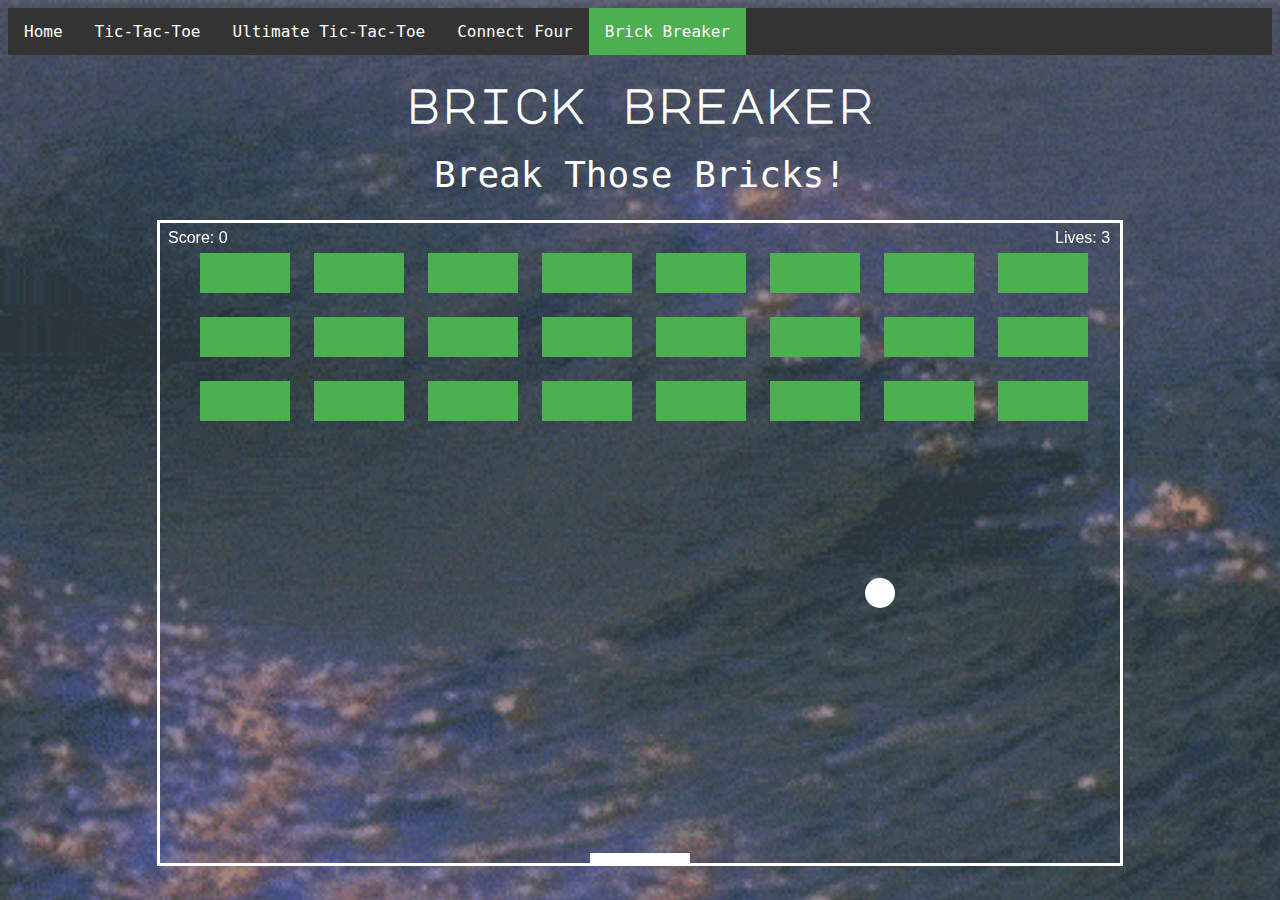
<file: brick.html>
<!DOCTYPE html>
<html>
  <head>
    <meta charset="UTF-8" />
    <meta name="viewport" content="width=device-width, initial-scale=1.0" />
    <meta http-equiv="X-UA-Compatible" content="ie=edge" />
    <link href="https://fonts.googleapis.com/css?family=Major+Mono+Display" rel="stylesheet" />
        <link rel="stylesheet" href="css/brick.css">
        <script defer src="js/brick.js"></script>



    <title>Brick Breaker</title>
      <link rel="icon" href="images/popsmoke2.jpg">
  </head>
  <body>
    <audio id="myAudio">
      <source src="audio/woowoo.mp3" type="audio/mpeg">
    </audio>
    <ul>
      <li><a  href="index.html">Home</a></li>
      <li><a href="tic-tac-toe.html">Tic-Tac-Toe</a></li>
      <li><a  href="ultimate.html">Ultimate Tic-Tac-Toe</a></li>
      <li><a href="connect4.html">Connect Four</a></li>
      <li><a class="active" href="brick.html">Brick Breaker</a></li>
    </ul>

      <h1>brick breaker</h1>
      <h2 id="message">Break Those Bricks!</h2>
      <canvas id="myCanvas" width="960" height="640"></canvas>
</file>
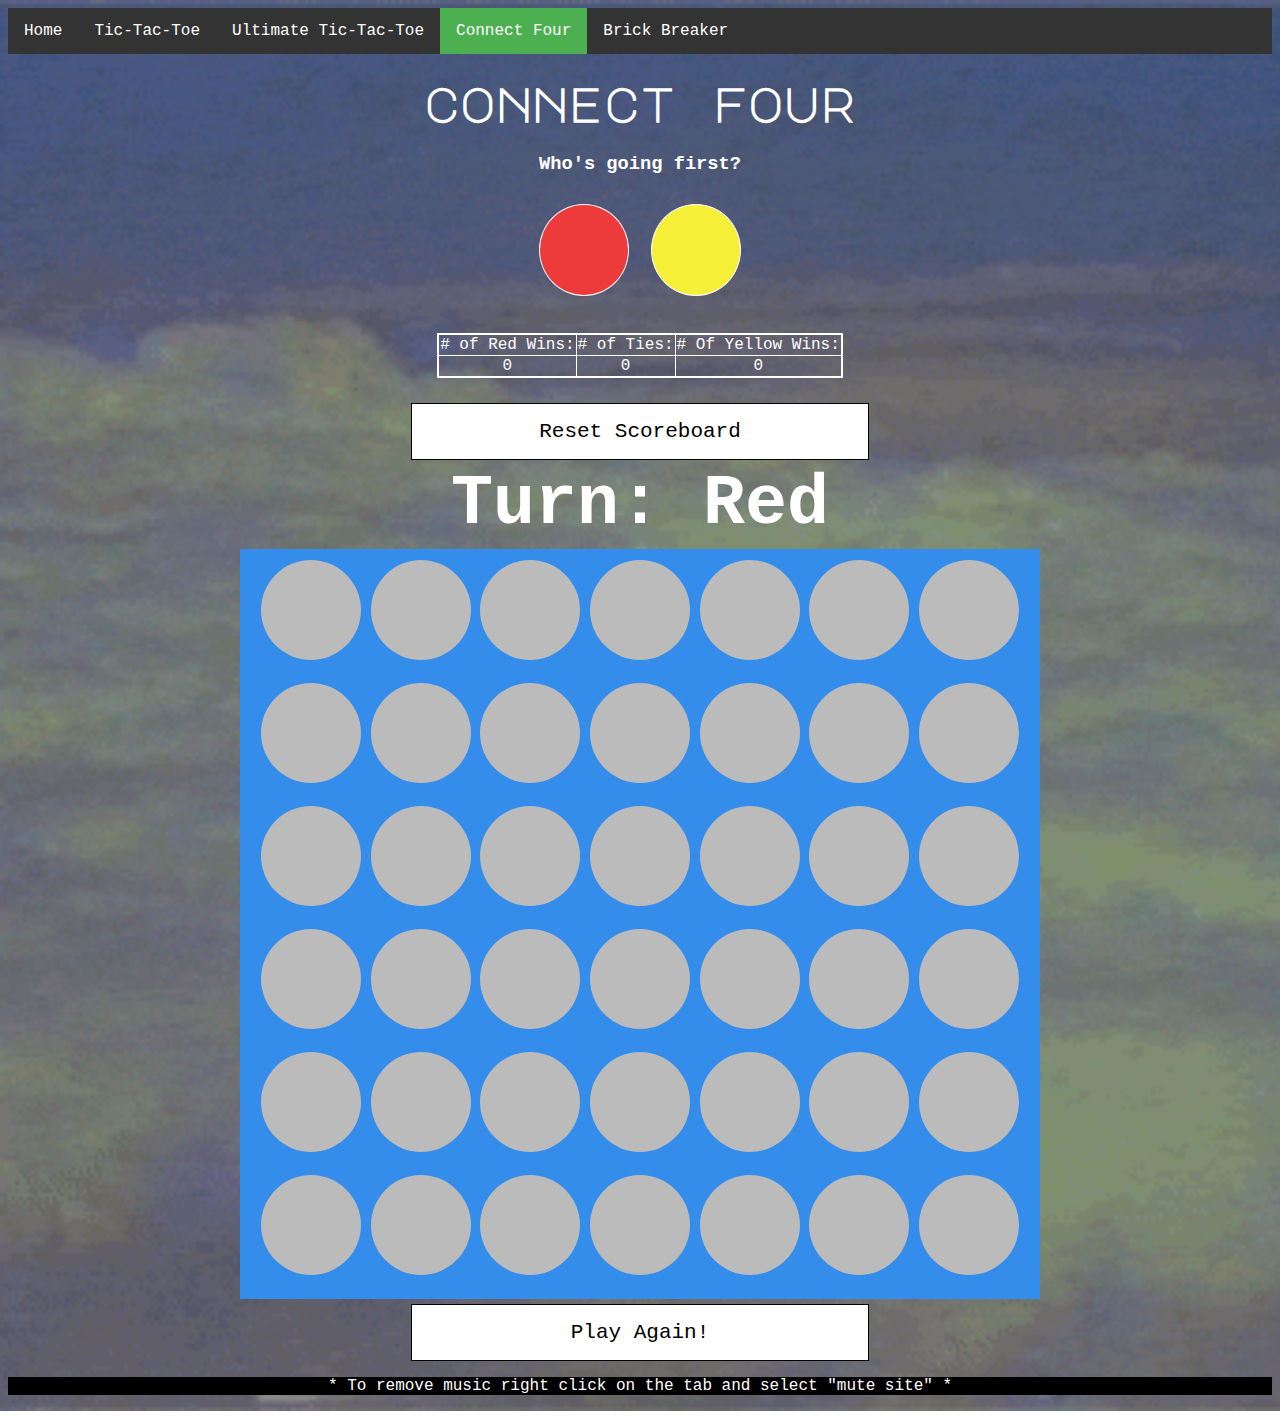
<file: connect4.html>
<!DOCTYPE html>
<html lang="en">
  <head>
    <meta charset="UTF-8" />
    <meta name="viewport" content="width=device-width, initial-scale=1.0" />
    <meta http-equiv="X-UA-Compatible" content="ie=edge" />
    <link href="https://fonts.googleapis.com/css?family=Major+Mono+Display" rel="stylesheet" />
    <link rel="stylesheet" href="css/connect4.css">
    <script defer src="js/connect4.js"></script>

    <title>Connect Four</title>
      <link rel="icon" href="images/popsmoke2.jpg">

  </head>
  <body>
    <audio id="myAudio">
      <source src="audio/okok.mp3" type="audio/mpeg">
    </audio>
    <ul>
      <li><a  href="index.html">Home</a></li>
      <li><a href="tic-tac-toe.html">Tic-Tac-Toe</a></li>
      <li><a  href="ultimate.html">Ultimate Tic-Tac-Toe</a></li>
      <li><a class="active" href="connect4.html">Connect Four</a></li>
      <li><a href="brick.html">Brick Breaker</a></li>
    </ul>

      <h1>connect four</h1>



        <h3>Who's going first?</h3>
        <div class="containerv2 columnv2">


        <div class="containerv2">
          <div class="first" id="redFirst"></div>
          <div class="first" id="yellowFirst"></div>
        </div>


        <table class="scoreboard">
          <tr>
            <td># of Red Wins:</td>
            <td># of Ties:</td>
            <td># Of Yellow Wins:</td>
          </tr>
          <tr>
            <td id="redScore">0</td>
            <td id="tScore">0</td>
            <td id="yellowScore">0</td>
          </tr>
        </table>
        <div id="reset-scoreboard">Reset Scoreboard</div>
      <h2 id="turn">Turn: Red</h2>
      </div>

     <div class="container column">
      <div class="wrap container" id="board">
        <div class="dot" id="dot0"></div>
        <div class="dot" id="dot1"></div>
        <div class="dot" id="dot2"></div>
        <div class="dot" id="dot3"></div>
        <div class="dot" id="dot4"></div>
        <div class="dot" id="dot5"></div>
        <div class="dot" id="dot6"></div>
        <div class="dot" id="dot7"></div>
        <div class="dot" id="dot8"></div>
        <div class="dot" id="dot9"></div>
        <div class="dot" id="dot10"></div>
        <div class="dot" id="dot11"></div>
        <div class="dot" id="dot12"></div>
        <div class="dot" id="dot13"></div>
        <div class="dot" id="dot14"></div>
        <div class="dot" id="dot15"></div>
        <div class="dot" id="dot16"></div>
        <div class="dot" id="dot17"></div>
        <div class="dot" id="dot18"></div>
        <div class="dot" id="dot19"></div>
        <div class="dot" id="dot20"></div>
        <div class="dot" id="dot21"></div>
        <div class="dot" id="dot22"></div>
        <div class="dot" id="dot23"></div>
        <div class="dot" id="dot24"></div>
        <div class="dot" id="dot25"></div>
        <div class="dot" id="dot26"></div>
        <div class="dot" id="dot27"></div>
        <div class="dot" id="dot28"></div>
        <div class="dot" id="dot29"></div>
        <div class="dot" id="dot30"></div>
        <div class="dot" id="dot31"></div>
        <div class="dot" id="dot32"></div>
        <div class="dot" id="dot33"></div>
        <div class="dot" id="dot34"></div>
        <div class="dot" id="dot35"></div>
        <div class="dot" id="dot36"></div>
        <div class="dot" id="dot37"></div>
        <div class="dot" id="dot38"></div>
        <div class="dot" id="dot39"></div>
        <div class="dot" id="dot40"></div>
        <div class="dot" id="dot41"></div>

      </div>

      <div id="reset-button">Play Again!</div>
    </div>
    <p>* To remove music right click on the tab and select "mute site" *</p>
  </body>
</html>
</file>
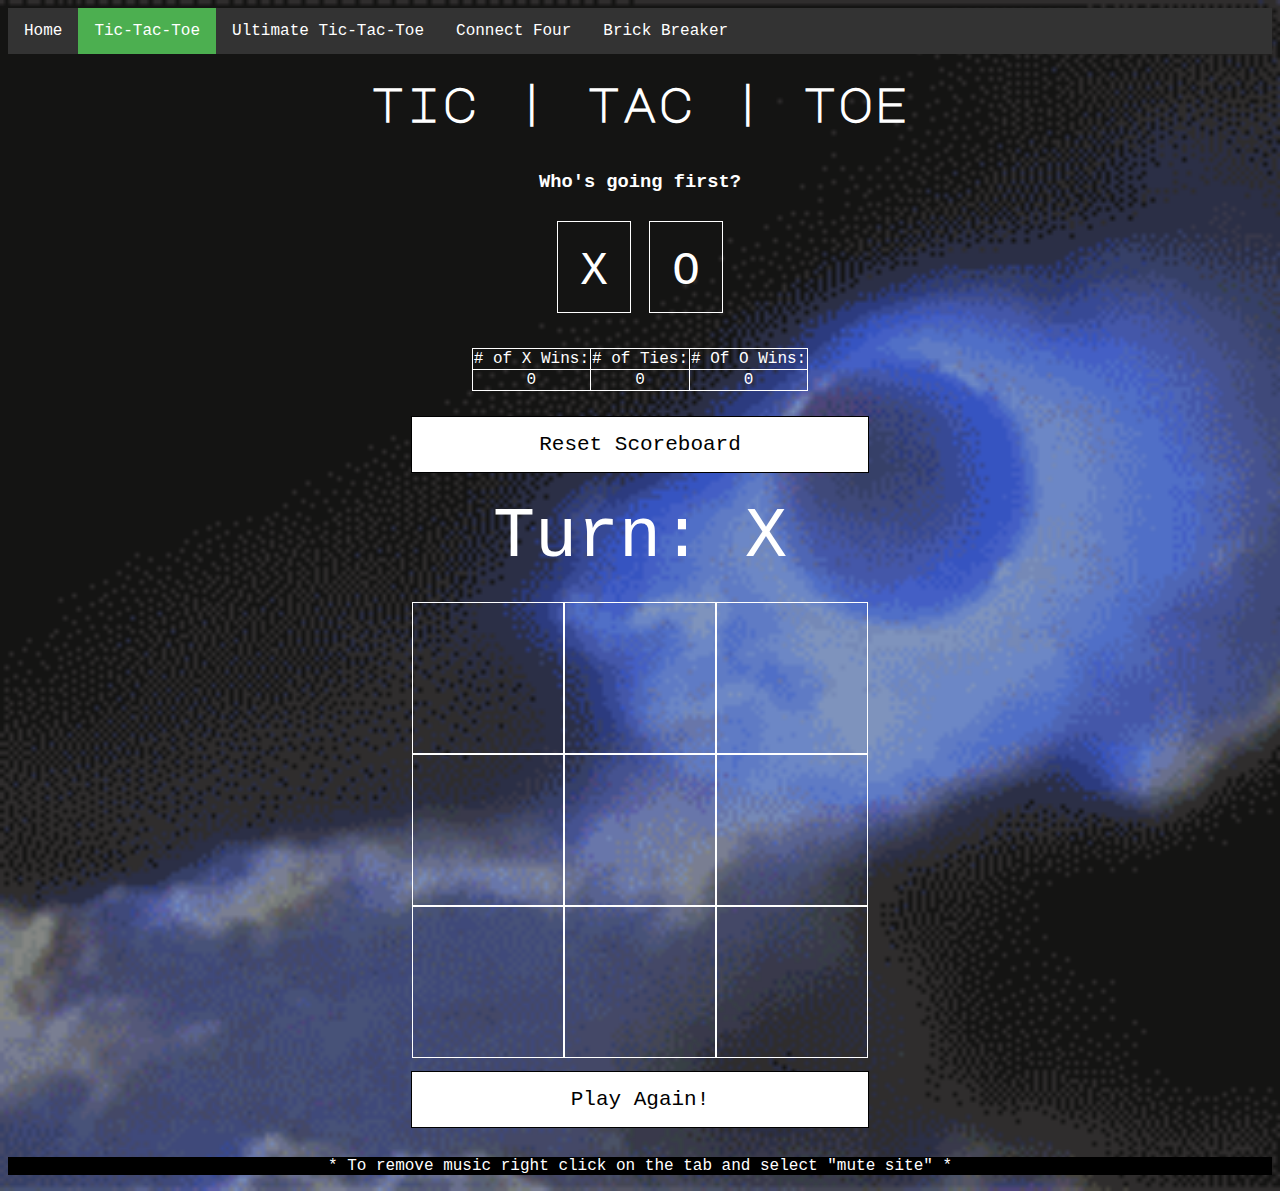
<file: tic-tac-toe.html>
<!DOCTYPE html>

<html lang="en">
  <head>
    <meta charset="UTF-8" />
    <meta name="viewport" content="width=device-width, initial-scale=1.0" />
    <meta http-equiv="X-UA-Compatible" content="ie=edge" />

    <link href="https://fonts.googleapis.com/css?family=Major+Mono+Display" rel="stylesheet" />
    <link href="css/styles.css" rel="stylesheet" type="text/css" />
    <script defer src="js/tic-tac-toe.js"></script>

    <title>Tic-Tac-Toe</title>
      <link rel="icon" href="images/popsmoke2.jpg">
  </head>
  <body>
    <audio id="myAudio">
      <source src="audio/yuh.mp3" type="audio/mpeg">
    </audio>
    <ul>
      <li><a  href="index.html">Home</a></li>
      <li><a class="active" href="tic-tac-toe.html">Tic-Tac-Toe</a></li>
      <li><a  href="ultimate.html">Ultimate Tic-Tac-Toe</a></li>
      <li><a href="connect4.html">Connect Four</a></li>
      <li><a href="brick.html">Brick Breaker</a></li>
    </ul>

    <h1>tic | tac | toe</h1>

    <div class="container column">

      <h3>Who's going first?</h3>
      <div class="container">
        <div class="first" id="xFirst">X</div>
        <div class="first" id="oFirst">O</div>
      </div>

<table class="scoreboard">
  <tr>
    <td># of X Wins:</td>
    <td># of Ties:</td>
    <td># Of O Wins:</td>
  </tr>
  <tr>
    <td id="xScore">0</td>
    <td id="tScore">0</td>
    <td id="oScore">0</td>
  </tr>
</table>
<div id="reset-scoreboard">Reset Scoreboard</div>
<h2 id="turn">Turn: X</h2>
      <div class="container wrap" id="board">
        <div class="square"></div>
        <div class="square"></div>
        <div class="square"></div>
        <div class="square"></div>
        <div class="square"></div>
        <div class="square"></div>
        <div class="square"></div>
        <div class="square"></div>
        <div class="square"></div>
      </div>

      <div id="reset-button">Play Again!</div>
    </div>
    <p>* To remove music right click on the tab and select "mute site" *</p>
  </body>
</html>
</file>
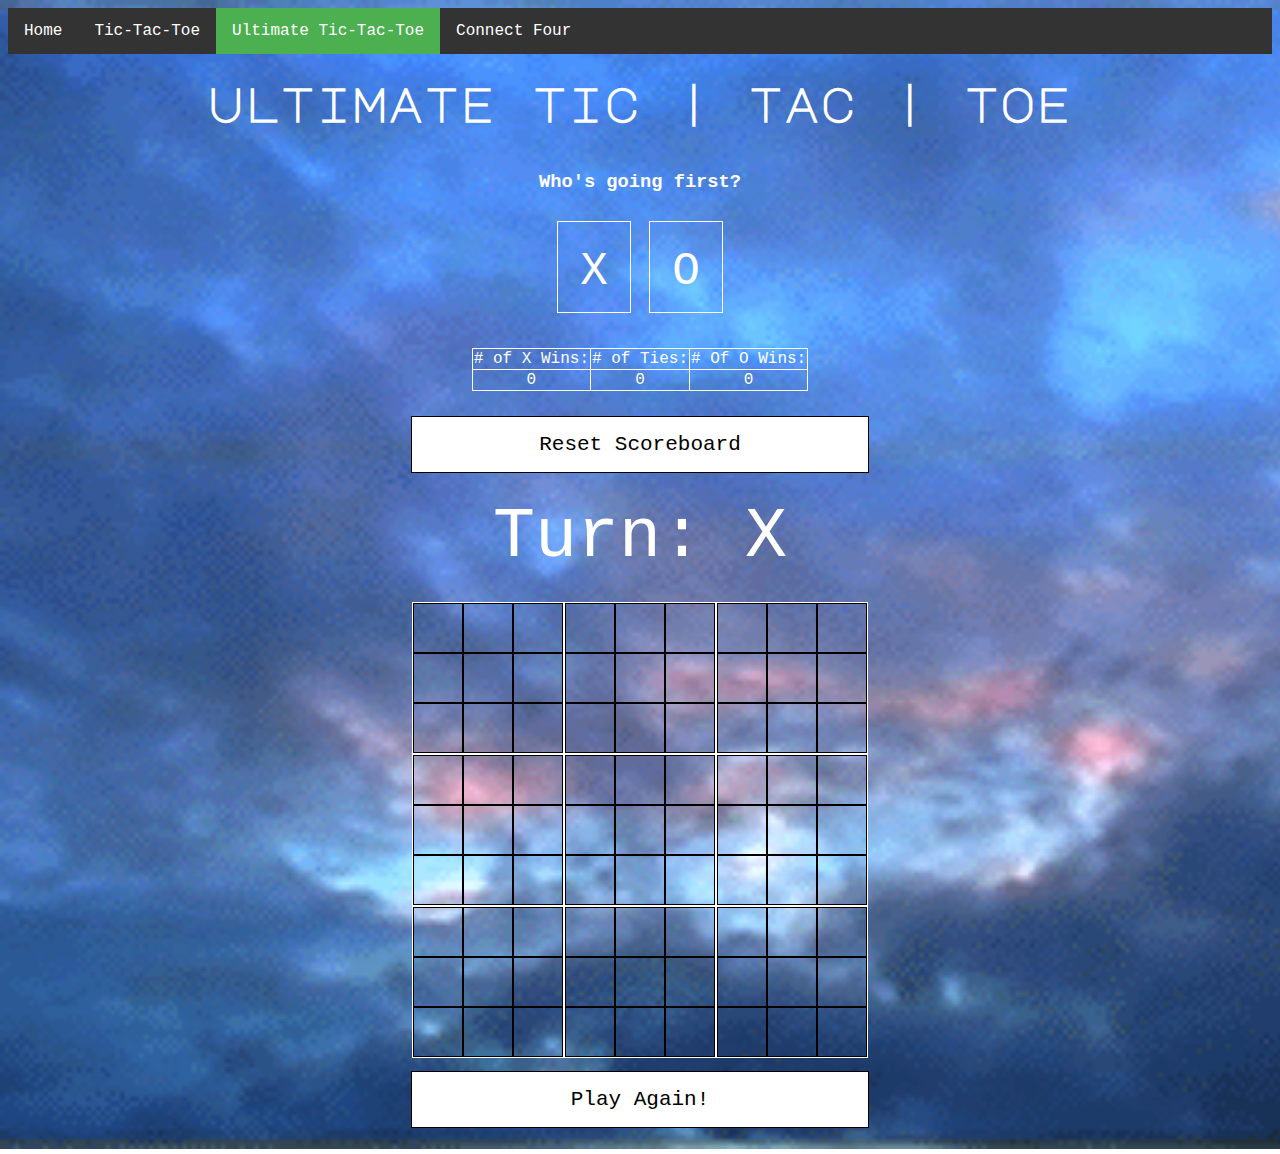
<file: ultimate-tic-tac-toe.html>
<!DOCTYPE html>
<html>
  <head>
    <meta charset="UTF-8" />
    <meta name="viewport" content="width=device-width, initial-scale=1.0" />
    <meta http-equiv="X-UA-Compatible" content="ie=edge" />
    <link href="https://fonts.googleapis.com/css?family=Major+Mono+Display" rel="stylesheet" />
        <link rel="stylesheet" href="css/ultimate.css">

    <title>Ultimate Tic-Tac-Toe</title>
  </head>
  <body>
    <ul>
      <li><a  href="index.html">Home</a></li>
      <li><a href="tic-tac-toe.html">Tic-Tac-Toe</a></li>
      <li><a class="active" href="ultimate-tic-tac-toe.html">Ultimate Tic-Tac-Toe</a></li>
      <li><a href="connect4.html">Connect Four</a></li>
    </ul>

      <h1>ultimate tic | tac | toe</h1>
      <div class="container column">

        <h3>Who's going first?</h3>
        <div class="container">
          <div class="first" id="xFirst">X</div>
          <div class="first" id="oFirst">O</div>
        </div>

  <table class="scoreboard">
    <tr>
      <td># of X Wins:</td>
      <td># of Ties:</td>
      <td># Of O Wins:</td>
    </tr>
    <tr>
      <td id="xScore">0</td>
      <td id="tScore">0</td>
      <td id="oScore">0</td>
    </tr>
  </table>
  <div id="reset-scoreboard">Reset Scoreboard</div>
  <h2 id="turn">Turn: X</h2>
        <div class="container wrap" id="board">
          <div class="square container miniwrap">
            <div class="mini-square"></div>
            <div class="mini-square"></div>
            <div class="mini-square"></div>
            <div class="mini-square"></div>
            <div class="mini-square"></div>
            <div class="mini-square"></div>
            <div class="mini-square"></div>
            <div class="mini-square"></div>
            <div class="mini-square"></div>
          </div>

          <div class="square container miniwrap">
            <div class="mini-square"></div>
            <div class="mini-square"></div>
            <div class="mini-square"></div>
            <div class="mini-square"></div>
            <div class="mini-square"></div>
            <div class="mini-square"></div>
            <div class="mini-square"></div>
            <div class="mini-square"></div>
            <div class="mini-square"></div>
          </div>

          <div class="square container miniwrap">
            <div class="mini-square"></div>
            <div class="mini-square"></div>
            <div class="mini-square"></div>
            <div class="mini-square"></div>
            <div class="mini-square"></div>
            <div class="mini-square"></div>
            <div class="mini-square"></div>
            <div class="mini-square"></div>
            <div class="mini-square"></div>
          </div>

          <div class="square container miniwrap">
            <div class="mini-square"></div>
            <div class="mini-square"></div>
            <div class="mini-square"></div>
            <div class="mini-square"></div>
            <div class="mini-square"></div>
            <div class="mini-square"></div>
            <div class="mini-square"></div>
            <div class="mini-square"></div>
            <div class="mini-square"></div>
          </div>

          <div class="square container miniwrap">
            <div class="mini-square"></div>
            <div class="mini-square"></div>
            <div class="mini-square"></div>
            <div class="mini-square"></div>
            <div class="mini-square"></div>
            <div class="mini-square"></div>
            <div class="mini-square"></div>
            <div class="mini-square"></div>
            <div class="mini-square"></div>
          </div>

          <div class="square container miniwrap">
            <div class="mini-square"></div>
            <div class="mini-square"></div>
            <div class="mini-square"></div>
            <div class="mini-square"></div>
            <div class="mini-square"></div>
            <div class="mini-square"></div>
            <div class="mini-square"></div>
            <div class="mini-square"></div>
            <div class="mini-square"></div>
          </div>

          <div class="square container miniwrap">
            <div class="mini-square"></div>
            <div class="mini-square"></div>
            <div class="mini-square"></div>
            <div class="mini-square"></div>
            <div class="mini-square"></div>
            <div class="mini-square"></div>
            <div class="mini-square"></div>
            <div class="mini-square"></div>
            <div class="mini-square"></div>
          </div>

          <div class="square container miniwrap">
            <div class="mini-square"></div>
            <div class="mini-square"></div>
            <div class="mini-square"></div>
            <div class="mini-square"></div>
            <div class="mini-square"></div>
            <div class="mini-square"></div>
            <div class="mini-square"></div>
            <div class="mini-square"></div>
            <div class="mini-square"></div>
          </div>

          <div class="square container miniwrap">
            <div class="mini-square"></div>
            <div class="mini-square"></div>
            <div class="mini-square"></div>
            <div class="mini-square"></div>
            <div class="mini-square"></div>
            <div class="mini-square"></div>
            <div class="mini-square"></div>
            <div class="mini-square"></div>
            <div class="mini-square"></div>
          </div>

        </div>

        <div id="reset-button">Play Again!</div>
      </div>
  </body>
</html>
</file>
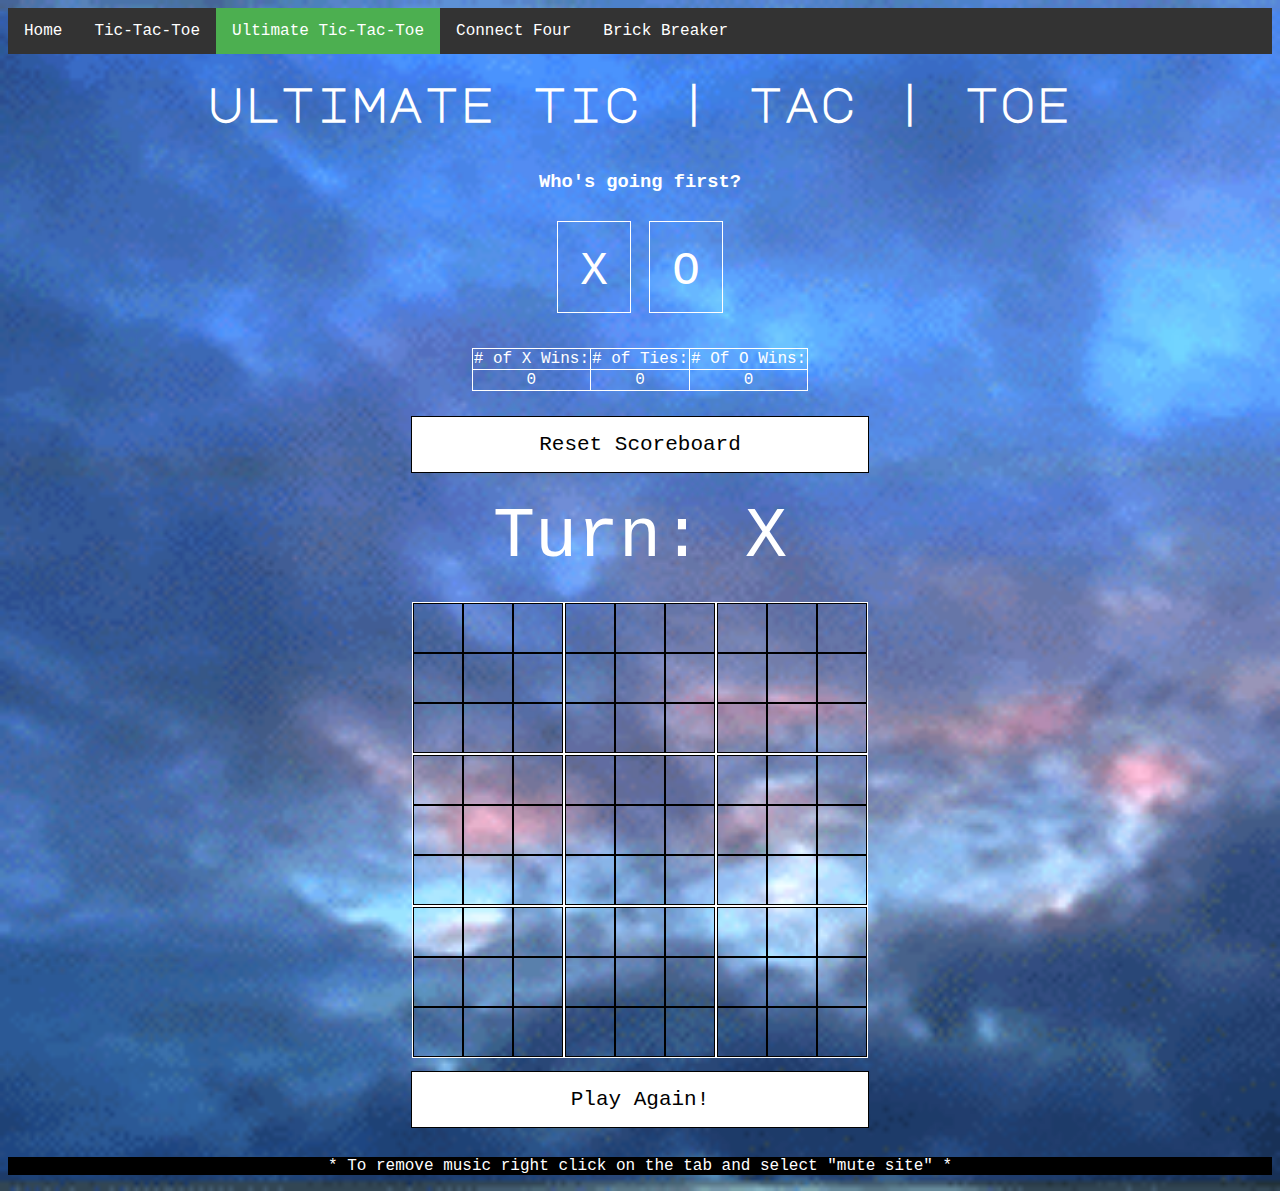
<file: ultimate.html>
<!DOCTYPE html>
<html>
  <head>
    <meta charset="UTF-8" />
    <meta name="viewport" content="width=device-width, initial-scale=1.0" />
    <meta http-equiv="X-UA-Compatible" content="ie=edge" />
    <link href="https://fonts.googleapis.com/css?family=Major+Mono+Display" rel="stylesheet" />
        <link rel="stylesheet" href="css/ultimate.css">
        <script defer src="js/ultimate.js"></script>



    <title>Ultimate Tic-Tac-Toe</title>
      <link rel="icon" href="images/popsmoke2.jpg">
  </head>
  <body>
    <audio id="myAudio">
      <source src="audio/woowoo.mp3" type="audio/mpeg">
    </audio>
    <ul>
      <li><a  href="index.html">Home</a></li>
      <li><a href="tic-tac-toe.html">Tic-Tac-Toe</a></li>
      <li><a class="active" href="ultimate.html">Ultimate Tic-Tac-Toe</a></li>
      <li><a href="connect4.html">Connect Four</a></li>
      <li><a href="brick.html">Brick Breaker</a></li>
    </ul>

      <h1>ultimate tic | tac | toe</h1>
      <div class="container column">

        <h3>Who's going first?</h3>
        <div class="container">
          <div class="first" id="xFirst">X</div>
          <div class="first" id="oFirst">O</div>
        </div>

  <table class="scoreboard">
    <tr>
      <td># of X Wins:</td>
      <td># of Ties:</td>
      <td># Of O Wins:</td>
    </tr>
    <tr>
      <td id="xScore">0</td>
      <td id="tScore">0</td>
      <td id="oScore">0</td>
    </tr>
  </table>
  <div id="reset-scoreboard">Reset Scoreboard</div>
  <h2 id="turn">Turn: X</h2>
        <div class="container wrap" id="board">

          <div class="square container miniwrap" id="first-left">
            <div class="mini-square"></div>
            <div class="mini-square"></div>
            <div class="mini-square"></div>
            <div class="mini-square"></div>
            <div class="mini-square"></div>
            <div class="mini-square"></div>
            <div class="mini-square"></div>
            <div class="mini-square"></div>
            <div class="mini-square"></div>
          </div>

          <div class="square container miniwrap" id="first-middle">
            <div class="mini-square"></div>
            <div class="mini-square"></div>
            <div class="mini-square"></div>
            <div class="mini-square"></div>
            <div class="mini-square"></div>
            <div class="mini-square"></div>
            <div class="mini-square"></div>
            <div class="mini-square"></div>
            <div class="mini-square"></div>
          </div>

          <div class="square container miniwrap" id="first-right">
            <div class="mini-square"></div>
            <div class="mini-square"></div>
            <div class="mini-square"></div>
            <div class="mini-square"></div>
            <div class="mini-square"></div>
            <div class="mini-square"></div>
            <div class="mini-square"></div>
            <div class="mini-square"></div>
            <div class="mini-square"></div>
          </div>

          <div class="square container miniwrap" id="second-left">
            <div class="mini-square"></div>
            <div class="mini-square"></div>
            <div class="mini-square"></div>
            <div class="mini-square"></div>
            <div class="mini-square"></div>
            <div class="mini-square"></div>
            <div class="mini-square"></div>
            <div class="mini-square"></div>
            <div class="mini-square"></div>
          </div>

          <div class="square container miniwrap" id="second-middle">
            <div class="mini-square"></div>
            <div class="mini-square"></div>
            <div class="mini-square"></div>
            <div class="mini-square"></div>
            <div class="mini-square"></div>
            <div class="mini-square"></div>
            <div class="mini-square"></div>
            <div class="mini-square"></div>
            <div class="mini-square"></div>
          </div>

          <div class="square container miniwrap" id="second-right">
            <div class="mini-square"></div>
            <div class="mini-square"></div>
            <div class="mini-square"></div>
            <div class="mini-square"></div>
            <div class="mini-square"></div>
            <div class="mini-square"></div>
            <div class="mini-square"></div>
            <div class="mini-square"></div>
            <div class="mini-square"></div>
          </div>

          <div class="square container miniwrap" id="third-left">
            <div class="mini-square"></div>
            <div class="mini-square"></div>
            <div class="mini-square"></div>
            <div class="mini-square"></div>
            <div class="mini-square"></div>
            <div class="mini-square"></div>
            <div class="mini-square"></div>
            <div class="mini-square"></div>
            <div class="mini-square"></div>
          </div>

          <div class="square container miniwrap" id="third-middle">
            <div class="mini-square"></div>
            <div class="mini-square"></div>
            <div class="mini-square"></div>
            <div class="mini-square"></div>
            <div class="mini-square"></div>
            <div class="mini-square"></div>
            <div class="mini-square"></div>
            <div class="mini-square"></div>
            <div class="mini-square"></div>
          </div>

          <div class="square container miniwrap" id="third-right">
            <div class="mini-square"></div>
            <div class="mini-square"></div>
            <div class="mini-square"></div>
            <div class="mini-square"></div>
            <div class="mini-square"></div>
            <div class="mini-square"></div>
            <div class="mini-square"></div>
            <div class="mini-square"></div>
            <div class="mini-square"></div>
          </div>

        </div>

        <div id="reset-button">Play Again!</div>
      </div>
      <p>* To remove music right click on the tab and select "mute site" *</p>
  </body>
</html>
</file>
<file: css/brick.css>
body {
  text-align: center;
  color: white;
  font-family: "Roboto", monospace;
  background-image: url("../images/waves.gif");
  background-size: cover;

}


h1 {
  margin: 0 auto;
  font-family: "Major Mono Display", monospace;
  font-size: 48px;
  margin: 2%;
}


h2 {
  font-size: 36px;
  font-weight: lighter;
  margin: 2%;
}

ul {
  list-style-type: none;
  margin: 0;
  padding: 0;
  overflow: hidden;
  background-color: #333;
}

li {
  float: left;
}

li a {
  display: block;
  color: white;
  text-align: center;
  padding: 14px 16px;
  text-decoration: none;
}

li a:hover:not(.active) {
  background-color: #111;
}

.active {
  background-color: #4CAF50;
}

.container {
  display: flex;
  justify-content: center;
  align-items: center;
}


.column {
  height: 100%;
  width: 100%;
  flex-direction: column;
}


.wrap {
  flex-wrap: wrap;
  height: 456px;
  width: 456px;
}


.square {
  border: 1px solid rgba(0, 0, 0, 0.75);
  font-size: 96px;
  height: 150px;
  line-height: 150px;
  user-select: none;
  width: 150px;
  border-color: white;

}


.square:hover {
  background-color: white;
  cursor: pointer;
  color: black;
}

.first {
  border: 1px solid;
  font-size: 46px;
  height: 90px;
  line-height: 100px;
  user-select: none;
  width: 90px;
  margin: 5%;
}

.first:hover {
    background-color: white;
    cursor: pointer;
    color: black;
}

.mini-square {
  border: 1px solid rgba(0, 0, 0, 0.75);
  font-size: 30px;
  height: 48px;
  line-height: 48px;
  user-select: none;
  width: 48px;
  border-color: black;

}

.mini-square:hover {
  background-color: darkgreen;
}

.miniwrap {
  flex-wrap: wrap;
  height: 150px;
  width: 150px;
}

.nextSquare {
  background-color: green;

}

#reset-button {
  background-color: white;
  border: 1px solid black;
  color: black;
  font-size: 21px;
  line-height: 55px;
  margin: 1%;
  text-align: center;
  width: 456px;
}


#reset-button:hover {
  background-color: black;
  color: white;
  cursor: pointer;
}

#turn {
  font-size: 70px;
}

#reset-scoreboard {
  background-color: white;
  border: 1px solid black;
  color: black;
  font-size: 21px;
  line-height: 55px;
  margin: 0%;
  text-align: center;
  width: 456px;
}

#reset-scoreboard:hover {
  background-color: black;
  color: white;
  cursor: pointer;
}

.scoreboard {
  border-collapse: collapse;
  margin: 2%;
  border-color: white;
}

td {
  border-color: white;
}

p {
  background-color: black;
}
table, td, th {
  border: 1px solid white;
}

nav a:hover{
  color: black;
}

canvas {
   background: transparent;

   border:3px solid white;
  }
</file>
<file: css/connect4.css>
body {
  background-image: url("../images/cloudy.gif");
  background-size: cover;
  text-align: center;
  font-family: "Roboto", monospace;
  color: white;
}

h1 {
  margin: 0 auto;
  font-family: "Major Mono Display", monospace;
  font-size: 48px;
  margin: 2%;
  color: white;
}

td {
  border-color: white;
}

p {
  background-color: black;
}
table, td, th {
  border: 1px solid white;
}

div {
  text margin: 0px;
}

td {
  border-color: black;
}

p {
  background-color: black;
}
table, td, th {
  border: 1px solid white;
  color: white;
}

ul {
  list-style-type: none;
  margin: 0;
  padding: 0;
  overflow: hidden;
  background-color: #333;
}

li {
  float: left;
}

li a {
  display: block;
  color: white;
  text-align: center;
  padding: 14px 16px;
  text-decoration: none;
}

li a:hover:not(.active) {
  background-color: #111;
}

.active {
  background-color: #4CAF50;
}

.dot {
  height: 100px;
  width: 100px;
  background-color: #bbb;
  border-radius: 50%;
  display: inline-block;
  line-height: 175px;
  text-align: center;
  vertical-align: middle;
  line-height: 100px
  -webkit-touch-callout: none; /* iOS Safari */
    -webkit-user-select: none; /* Safari */
     -khtml-user-select: none; /* Konqueror HTML */
       -moz-user-select: none; /* Old versions of Firefox */
        -ms-user-select: none; /* Internet Explorer/Edge */
            user-select: none;

}

.wrap {
  flex-wrap: wrap;
  height: 750px;
  width: 800px;
}

.container {
align-items: center;
}

.containerv2 {
  display: flex;
  justify-content: center;
  align-items: center;
}

.columnv2 {
  height: 100%;
  width: 100%;
  flex-direction: column;
}

.Red {
  background-color: #ed3b3b;
  color: transparent;
}

.Yellow {
  background-color: #f5ef38;
  color: transparent;
}

.first {
  border: 1px solid;
  font-size: 46px;
  height: 90px;
  line-height: 100px;
  user-select: none;
  width: 110px;
  margin: 5%;
  border-radius: 50%;
  color: white;
}

.first:hover {
    background-color: white;
    cursor: pointer;
    color: black;
}

.scoreboard {
  border-collapse: collapse;
  margin: 2%;
  border-color: white;
  display: flex;
  justify-content: center;
  align-items: center;
}

#board {
  background-color: #348ceb;
  display: inline-block;
  vertical-align: middle;
  line-height: 123px;
  user-select: none;

}

#yellowFirst {
  background-color: #f5ef38;
}

#redFirst {
  background-color: #ed3b3b;
}

#reset-button {
  background-color: white;
  border: 1px solid black;
  color: black;
  font-size: 21px;
  line-height: 55px;
  margin: auto;
  margin-top: 5px;
  text-align: center;
  width: 456px;

}

#reset-button:hover {
  background-color: black;
  color: white;
  cursor: pointer;
}

#turn {
  font-size: 70px;
  margin: 5px;
}

#reset-scoreboard {
  background-color: white;
  border: 1px solid black;
  color: black;
  font-size: 21px;
  line-height: 55px;
  margin: 0%;
  text-align: center;
  width: 456px;
}

#reset-scoreboard:hover {
  background-color: black;
  color: white;
  cursor: pointer;
}
</file>
<file: css/styles.css>
body {
  text-align: center;
  color: white;
  font-family: "Roboto", monospace;
  background-image: url("../images/sky.gif");
  background-size: cover;

}


h1 {
  margin: 0 auto;
  font-family: "Major Mono Display", monospace;
  font-size: 48px;
  margin: 2%;
}


h2 {
  font-size: 36px;
  font-weight: lighter;
  margin: 2%;
}

ul {
  list-style-type: none;
  margin: 0;
  padding: 0;
  overflow: hidden;
  background-color: #333;
}

li {
  float: left;
}

li a {
  display: block;
  color: white;
  text-align: center;
  padding: 14px 16px;
  text-decoration: none;
}

li a:hover:not(.active) {
  background-color: #111;
}

.active {
  background-color: #4CAF50;
}

.container {
  display: flex;
  justify-content: center;
  align-items: center;
}


.column {
  height: 100%;
  width: 100%;
  flex-direction: column;
}


.wrap {
  flex-wrap: wrap;
  height: 456px;
  width: 456px;
}


.square {
  border: 1px solid rgba(0, 0, 0, 0.75);
  font-size: 96px;
  height: 150px;
  line-height: 150px;
  user-select: none;
  width: 150px;
  border-color: white;
}


.square:hover {
  background-color: white;
  cursor: pointer;
  color: black;
}

.first {
  border: 1px solid;
  font-size: 46px;
  height: 90px;
  line-height: 100px;
  user-select: none;
  width: 90px;
  margin: 5%;
}

.first:hover {
    background-color: white;
    cursor: pointer;
    color: black;
}

.mini-square {
  border: 1px solid rgba(0, 0, 0, 0.75);
  font-size: 30px;
  height: 48px;
  line-height: 48px;
  user-select: none;
  width: 48px;
  border-color: black;
}

.mini-square:hover {
  background-color: darkgreen;
}

.miniwrap {
  flex-wrap: wrap;
  height: 150px;
  width: 150px;
}

#reset-button {
  background-color: white;
  border: 1px solid black;
  color: black;
  font-size: 21px;
  line-height: 55px;
  margin: 1%;
  text-align: center;
  width: 456px;
}


#reset-button:hover {
  background-color: black;
  color: white;
  cursor: pointer;
}

#turn {
  font-size: 70px;
}

#reset-scoreboard {
  background-color: white;
  border: 1px solid black;
  color: black;
  font-size: 21px;
  line-height: 55px;
  margin: 0%;
  text-align: center;
  width: 456px;
}

#reset-scoreboard:hover {
  background-color: black;
  color: white;
  cursor: pointer;
}

.scoreboard {
  border-collapse: collapse;
  margin: 2%;
  border-color: white;
}

td {
  border-color: white;
}

p {
  background-color: black;
}
table, td, th {
  border: 1px solid white;
}
</file>
<file: css/ultimate.css>
body {
  text-align: center;
  color: white;
  font-family: "Roboto", monospace;
  background-image: url("../images/thesky.gif");
  background-size: cover;

}


h1 {
  margin: 0 auto;
  font-family: "Major Mono Display", monospace;
  font-size: 48px;
  margin: 2%;
}


h2 {
  font-size: 36px;
  font-weight: lighter;
  margin: 2%;
}

ul {
  list-style-type: none;
  margin: 0;
  padding: 0;
  overflow: hidden;
  background-color: #333;
}

li {
  float: left;
}

li a {
  display: block;
  color: white;
  text-align: center;
  padding: 14px 16px;
  text-decoration: none;
}

li a:hover:not(.active) {
  background-color: #111;
}

.active {
  background-color: #4CAF50;
}

.container {
  display: flex;
  justify-content: center;
  align-items: center;
}


.column {
  height: 100%;
  width: 100%;
  flex-direction: column;
}


.wrap {
  flex-wrap: wrap;
  height: 456px;
  width: 456px;
}


.square {
  border: 1px solid rgba(0, 0, 0, 0.75);
  font-size: 96px;
  height: 150px;
  line-height: 150px;
  user-select: none;
  width: 150px;
  border-color: white;

}


.square:hover {
  background-color: white;
  cursor: pointer;
  color: black;
}

.first {
  border: 1px solid;
  font-size: 46px;
  height: 90px;
  line-height: 100px;
  user-select: none;
  width: 90px;
  margin: 5%;
}

.first:hover {
    background-color: white;
    cursor: pointer;
    color: black;
}

.mini-square {
  border: 1px solid rgba(0, 0, 0, 0.75);
  font-size: 30px;
  height: 48px;
  line-height: 48px;
  user-select: none;
  width: 48px;
  border-color: black;

}

.mini-square:hover {
  background-color: #4CAF50;
}

.miniwrap {
  flex-wrap: wrap;
  height: 150px;
  width: 150px;
}

.nextSquare {
  background-color: #4CAF50;

}

#reset-button {
  background-color: white;
  border: 1px solid black;
  color: black;
  font-size: 21px;
  line-height: 55px;
  margin: 1%;
  text-align: center;
  width: 456px;
}


#reset-button:hover {
  background-color: black;
  color: white;
  cursor: pointer;
}

#turn {
  font-size: 70px;
}

#reset-scoreboard {
  background-color: white;
  border: 1px solid black;
  color: black;
  font-size: 21px;
  line-height: 55px;
  margin: 0%;
  text-align: center;
  width: 456px;
}

#reset-scoreboard:hover {
  background-color: black;
  color: white;
  cursor: pointer;
}

.scoreboard {
  border-collapse: collapse;
  margin: 2%;
  border-color: white;
}

td {
  border-color: white;
}

p {
  background-color: black;
}
table, td, th {
  border: 1px solid white;
}
</file>
